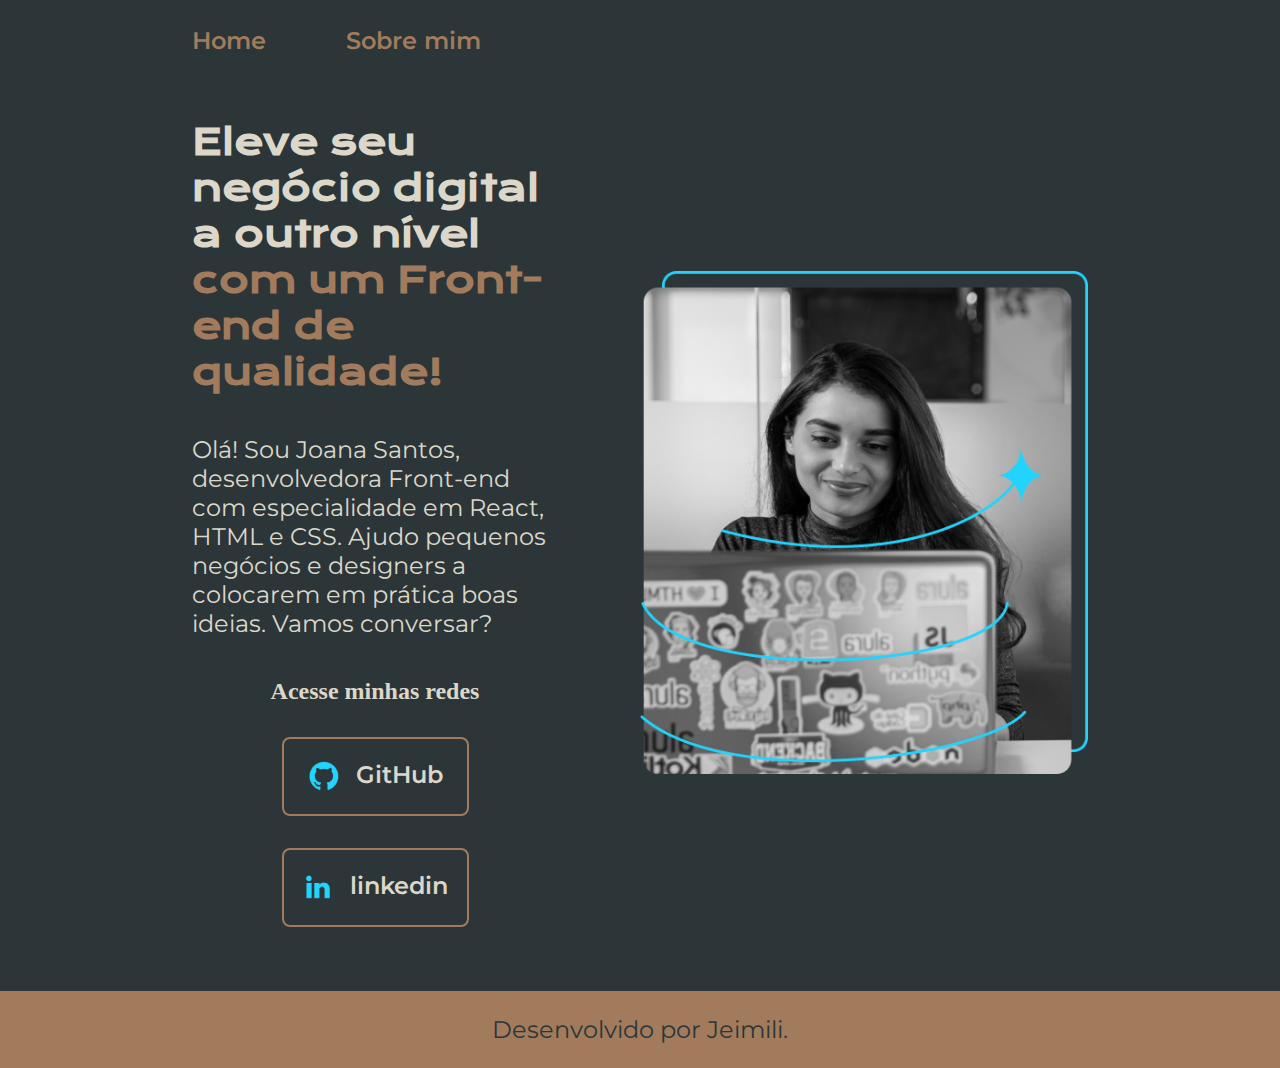
<file: index.html>
<!DOCTYPE html>
<html lang="pt-br">
<head>
    <meta charset="UTF-8">
    <meta http-equiv="X-UA-Compatible" content="IE=edge">
    <meta name="viewport" content="width=device-width, initial-scale=1.0">
    <title>Portifolio</title>
    <link rel="stylesheet" href="./styles/style.css">
</head>
<body>
    <header class="cabecalho">
        <nav class="cabecalho__menu">
            <a class="cabecalho__menu__link" href="index.html">Home</a>
            <a class="cabecalho__menu__link" href="about.html">Sobre mim</a>
        </nav>
    </header>
    <main class="apresentacao">
        <section class="apresentacao__conteudo">
            <h1 class="apresentacao__conteudo__titulo">Eleve seu negócio digital a outro nível<strong class="titulo-destaque"> com um Front-end de qualidade!</strong></h1>
            <p class="apresentacao__conteudo__texto">Olá! Sou Joana Santos, desenvolvedora Front-end com especialidade em React, HTML e CSS. Ajudo pequenos negócios e designers a colocarem em prática boas ideias. Vamos conversar?</p>
            <div class="apresentacao__links">
                <h2 clas="apresentacao__links__subtitulo">Acesse minhas redes</h2>
                <a class="apresentacao__links__navegacao" href="https://github.com/JeiSiqueira">
                    <img src="./assets/Logo Github.png" >
                    GitHub
                </a> 
                <a class="apresentacao__links__navegacao" href="https://www.linkedin.com/in/jeimili-siqueira-399641203/">
                    <img src="./assets/Logo linkedin.png">
                    linkedin
                </a>
           </div>
        </section>
    <img class="apresentacao__imagem" src="Imagem.png" alt="foto da Joana programando">
    </main>
    <footer class="rodape">
        <p>Desenvolvido por Jeimili.</p>
    </footer>
</body>
</html>
</file>
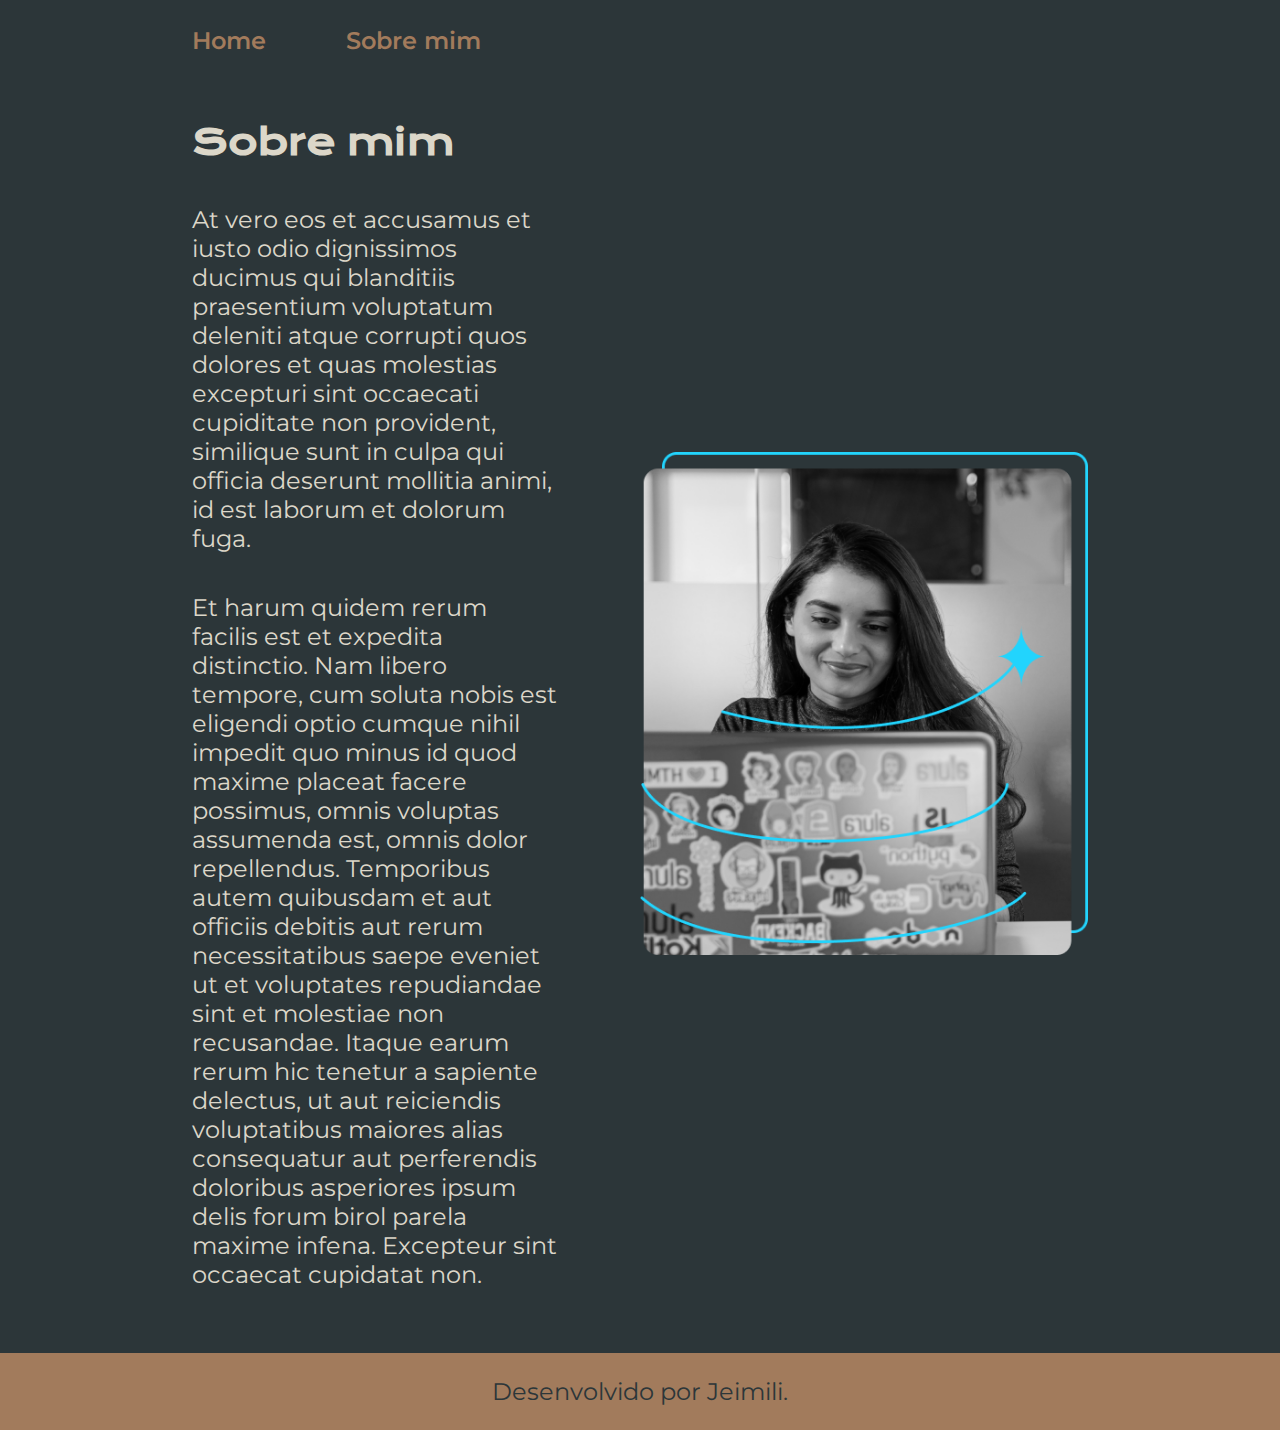
<file: about.html>
<!DOCTYPE html>
<html lang="pt-br">
<head>
    <meta charset="UTF-8">
    <meta name="viewport" content="width=device-width, initial-scale=1.0">
    <title>Sobre mim</title>
    <link rel="stylesheet" href="./styles/style.css">
</head>
<body>
   <header class="cabecalho">
        <nav class="cabecalho__menu">
            <a class="cabecalho__menu__link" href="index.html">Home</a>
            <a class="cabecalho__menu__link" href="about.html">Sobre mim</a>
        </nav>
    </header>

<main class="apresentacao">
    <section class="apresentacao__conteudo">
        <h1 class="apresentacao__conteudo__titulo">Sobre mim</h1>
        <p class="apresentacao__conteudo__texto">At vero eos et accusamus et iusto odio dignissimos ducimus qui blanditiis praesentium voluptatum deleniti atque corrupti quos dolores et quas molestias excepturi sint occaecati cupiditate non provident, similique sunt in culpa qui officia deserunt mollitia animi, id est laborum et dolorum fuga.</p>
        <p class="apresentacao__conteudo__texto">Et harum quidem rerum facilis est et expedita distinctio. Nam libero tempore, cum soluta nobis est eligendi optio cumque nihil impedit quo minus id quod maxime placeat facere possimus, omnis voluptas assumenda est, omnis dolor repellendus. Temporibus autem quibusdam et aut officiis debitis aut rerum necessitatibus saepe eveniet ut et voluptates repudiandae sint et molestiae non recusandae. Itaque earum rerum hic tenetur a sapiente delectus, ut aut reiciendis voluptatibus maiores alias consequatur aut perferendis doloribus asperiores ipsum delis forum birol parela maxime infena. Excepteur sint occaecat cupidatat non.</p>
    </section>
    <img class="apresentacao__imagem" src="Imagem.png" alt="foto da Joana programando">
</main>

<footer class="rodape">
    <p>Desenvolvido por Jeimili.</p>
</footer>    
</body>
</html>
</file>
<file: styles/style.css>
@import url('https://fonts.googleapis.com/css2?family=Krona+One&family=Montserrat:wght@400;600&display=swap');

:root {
        --cor-primaria: #2C3639;
        --cor-secudanria: #DCD7C9;
        --cor-terciaria: #A27B5C;
        --cor-hover: #3F4E4F;

        --fonte-principal: "Krona One", sans-serif;
        --fonte-secundaria: "Montserrat", sans-serif;
}

* {
        margin: 0;
        padding: 0;
}

body {
        box-sizing: border-box;
        background-color: var(--cor-primaria);
        color: var(--cor-secudanria);
}

.cabecalho {
        padding: 2% 0% 0% 15%;
}

.cabecalho__menu {
        display: flex;
        gap: 80px;
}

.cabecalho__menu__link {
        font-family: var(--fonte-secundaria);
        font-size: 1.5rem;
        font-weight: 600;
        color: var(--cor-terciaria);
        text-decoration: none;
}

.apresentacao {
        padding: 5% 15%;
        display: flex;
        align-items: center;
        justify-content: space-between;
        gap: 82px;
}

.apresentacao__conteudo {
        width: 50%;
        display: flex;
        flex-direction: column;
        gap: 40px;

}

.apresentacao__conteudo__titulo {
        font-size: 2.25rem;
        font-family: var(--fonte-principal);
        
}


.titulo-destaque {
        color: var(--cor-terciaria);
}

.apresentacao__conteudo__texto {
        font-size: 1.5rem;
        font-family: var(--fonte-secundaria);
}

.apresentacao__links {
        display: flex;
        flex-direction: column;
        justify-content: space-between;
        align-items: center;
        gap: 32px;
}

.apresentacao__links__subtitulo {
        font-family: var(--fonte-principal);
        font-weight: 400;
        font-size: 1.5rem;
        
}

.apresentacao__links__navegacao {
         display: flex;
         justify-content: center;
         gap: 16px;
         border: 2px solid var(--cor-terciaria);
         width: 50%;
         text-align: center;
         border-radius: 8px;
         font-size: 1.5rem;
         font-weight: 600;
         padding: 21.5px 0;
         text-decoration: none;
         color: var(--cor-secudanria);
         font-family: var(--fonte-secundaria);
}

.apresentacao__links__link:hover{
        background-color: var(--cor-hover);
}

.apresentacao__imagem {
        width: 50%;
}

.rodape {
       padding: 24px;
        color: var(--cor-primaria);
       background-color: var(--cor-terciaria);
       text-align: center;
       font-family: var(--fonte-secundaria);
       font-size: 1.5rem;
       font-weight: 400;
}

@media (max-width: 1200px) {
        .cabecalho{
                padding: 10%;
        }

        .cabecalho__menu {
                justify-content: center;
        }

        .apresentacao {
                flex-direction: column-reverse;
                padding: 5%;
        }

        .apresentacao__conteudo {
                width: auto;
        }
}
</file>
